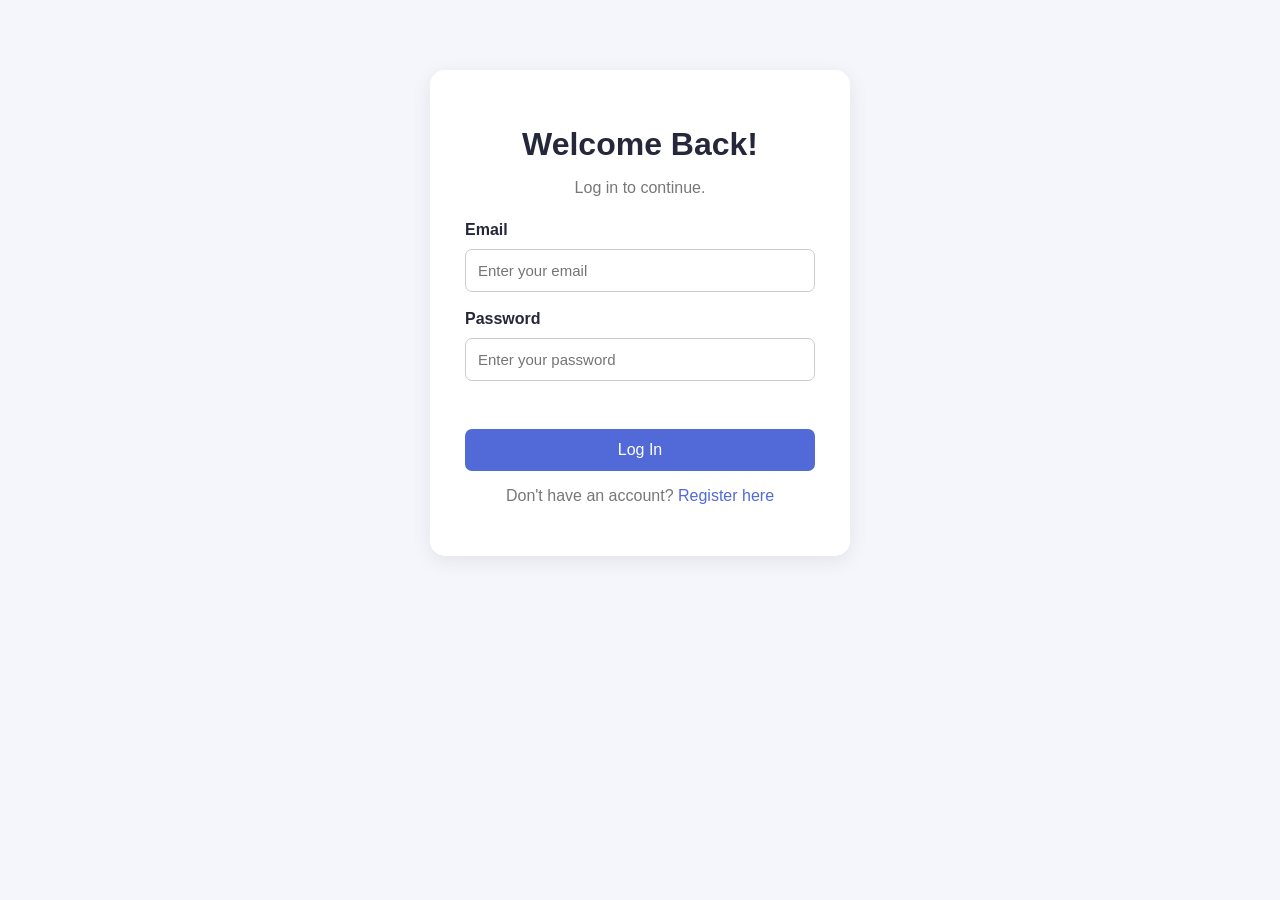
<file: index.html>
<!DOCTYPE html>
<html lang="en">
<head>
    <meta charset="UTF-8">
    <meta name="viewport" content="width=device-width, initial-scale=1.0">
    <title>Main Page</title>
    <link rel="stylesheet" href="style.css">

    <script>
        if (!localStorage.getItem("currentUser")) {
            window.location.replace("login.html");
        }
    </script>
</head>
<body>

    <header class="navbar">
        <h2>My Website</h2>
        <button id="logoutButton">Log Out</button>
    </header>

    <main class="main-content">
        <h1 id="welcomeMessage">Welcome!</h1>

        <p>
            You have successfully logged in.
            Welcome to your main page!
        </p>

        <div class="cards">
            <div class="card">
                <h2>About Us</h2>
                <p>Learn more about this website.</p>
            </div>

            <div class="card">
                <h2>Explore</h2>
                <p>Discover the content of our website.</p>
            </div>

            <div class="card">
                <h2>Get Started</h2>
                <p>Start exploring your new account.</p>
            </div>
        </div>
    </main>

    <script src="script.js"></script>
</body>
</html>
</file>
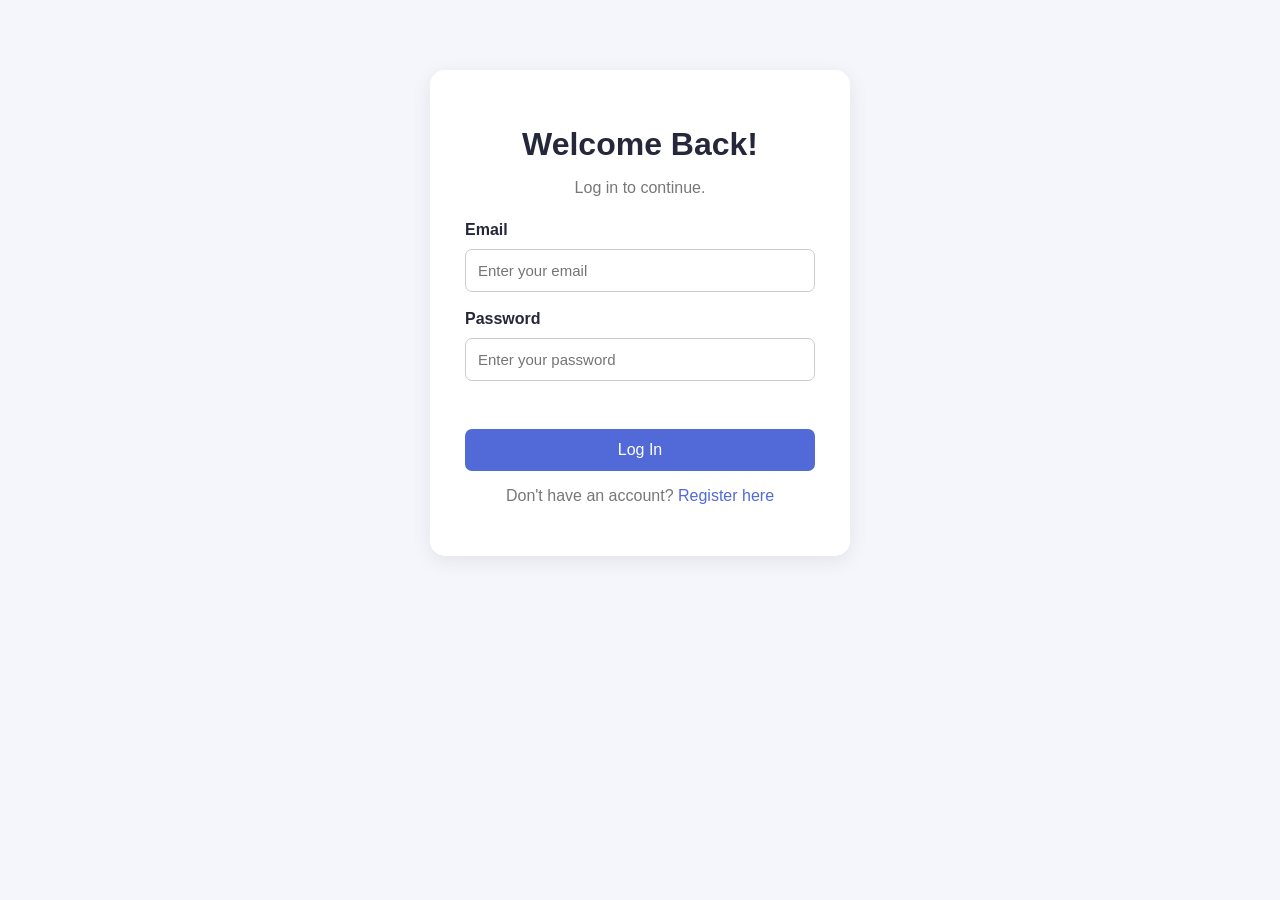
<file: login.html>
<!DOCTYPE html>
<html lang="en">
<head>
    <meta charset="UTF-8">
    <meta name="viewport" content="width=device-width, initial-scale=1.0">
    <title>Login</title>
    <link rel="stylesheet" href="style.css">

    <script>
        if (localStorage.getItem("currentUser")) {
            window.location.replace("index.html");
        }
    </script>
</head>
<body>

    <div class="container">
        <h1>Welcome Back!</h1>
        <p>Log in to continue.</p>

        <form id="loginForm">
            <label>Email</label>
            <input type="email" id="email"
                   placeholder="Enter your email" required>

            <label>Password</label>
            <input type="password" id="password"
                   placeholder="Enter your password" required>

            <p id="error" class="error"></p>

            <button type="submit">Log In</button>
        </form>

        <p>Don't have an account?
            <a href="registration.html">Register here</a>
        </p>
    </div>

    <script src="script.js"></script>
</body>
</html>
</file>
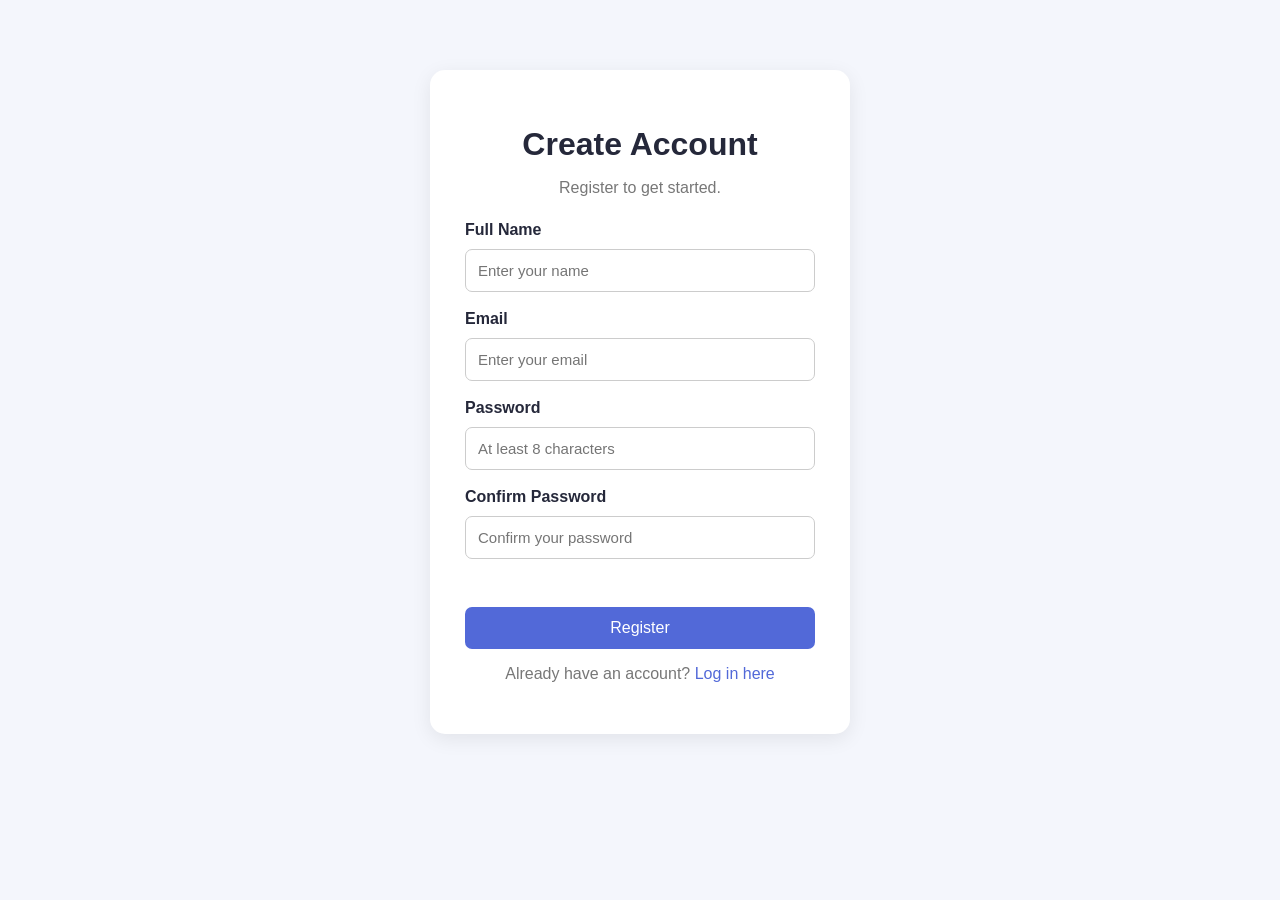
<file: registration.html>
<!DOCTYPE html>
<html lang="en">
<head>
    <meta charset="UTF-8">
    <meta name="viewport" content="width=device-width, initial-scale=1.0">
    <title>Register</title>
    <link rel="stylesheet" href="style.css">

    <script>
        if (localStorage.getItem("currentUser")) {
            window.location.replace("index.html");
        }
    </script>
</head>
<body>

    <div class="container">
        <h1>Create Account</h1>
        <p>Register to get started.</p>

        <form id="registerForm">
            <label>Full Name</label>
            <input type="text" id="name"
                   placeholder="Enter your name" required>

            <label>Email</label>
            <input type="email" id="registerEmail"
                   placeholder="Enter your email" required>

            <label>Password</label>
            <input type="password" id="registerPassword"
                   placeholder="At least 8 characters"
                   minlength="8" required>

            <label>Confirm Password</label>
            <input type="password" id="confirmPassword"
                   placeholder="Confirm your password"
                   minlength="8" required>

            <p id="registerError" class="error"></p>

            <button type="submit">Register</button>
        </form>

        <p>Already have an account?
            <a href="login.html">Log in here</a>
        </p>
    </div>

    <script src="script.js"></script>
</body>
</html>
</file>
<file: style.css>
* {
    box-sizing: border-box;
}

body {
    margin: 0;
    font-family: Arial, sans-serif;
    background: #f4f6fc;
    color: #25283a;
}

/* Login and registration forms */

.container {
    background: white;
    width: 90%;
    max-width: 420px;
    margin: 70px auto;
    padding: 35px;
    border-radius: 15px;
    box-shadow: 0 5px 20px rgba(0, 0, 0, 0.08);
}

.container h1 {
    text-align: center;
    margin-bottom: 10px;
}

.container > p {
    text-align: center;
    color: #777;
}

form {
    display: flex;
    flex-direction: column;
    gap: 10px;
}

label {
    font-weight: bold;
    margin-top: 8px;
}

input {
    padding: 12px;
    border: 1px solid #ccc;
    border-radius: 7px;
    font-size: 15px;
}

input:focus {
    outline: 2px solid #647bea;
    border-color: transparent;
}

button {
    padding: 12px;
    background: #5269d8;
    color: white;
    border: none;
    border-radius: 7px;
    font-size: 16px;
    cursor: pointer;
}

button:hover {
    background: #3c50b6;
}

a {
    color: #5269d8;
    text-decoration: none;
}

a:hover {
    text-decoration: underline;
}

.error {
    color: red;
    font-size: 14px;
}

/* Main page navigation */

.navbar {
    background: white;
    padding: 15px 7%;
    display: flex;
    align-items: center;
    justify-content: space-between;
    box-shadow: 0 2px 10px rgba(0, 0, 0, 0.05);
}

.navbar h2 {
    margin: 0;
}

/* Main page content */

.main-content {
    max-width: 1000px;
    margin: 60px auto;
    padding: 20px;
    text-align: center;
}

.main-content > p {
    color: #777;
    line-height: 1.6;
}

.cards {
    display: grid;
    grid-template-columns: repeat(3, 1fr);
    gap: 20px;
    margin-top: 40px;
}

.card {
    background: white;
    padding: 25px;
    border-radius: 12px;
    box-shadow: 0 4px 15px rgba(0, 0, 0, 0.05);
}

.card p {
    color: #777;
    line-height: 1.5;
}

@media (max-width: 650px) {
    .cards {
        grid-template-columns: 1fr;
    }

    .container {
        margin: 35px auto;
        padding: 25px;
    }
}
</file>
